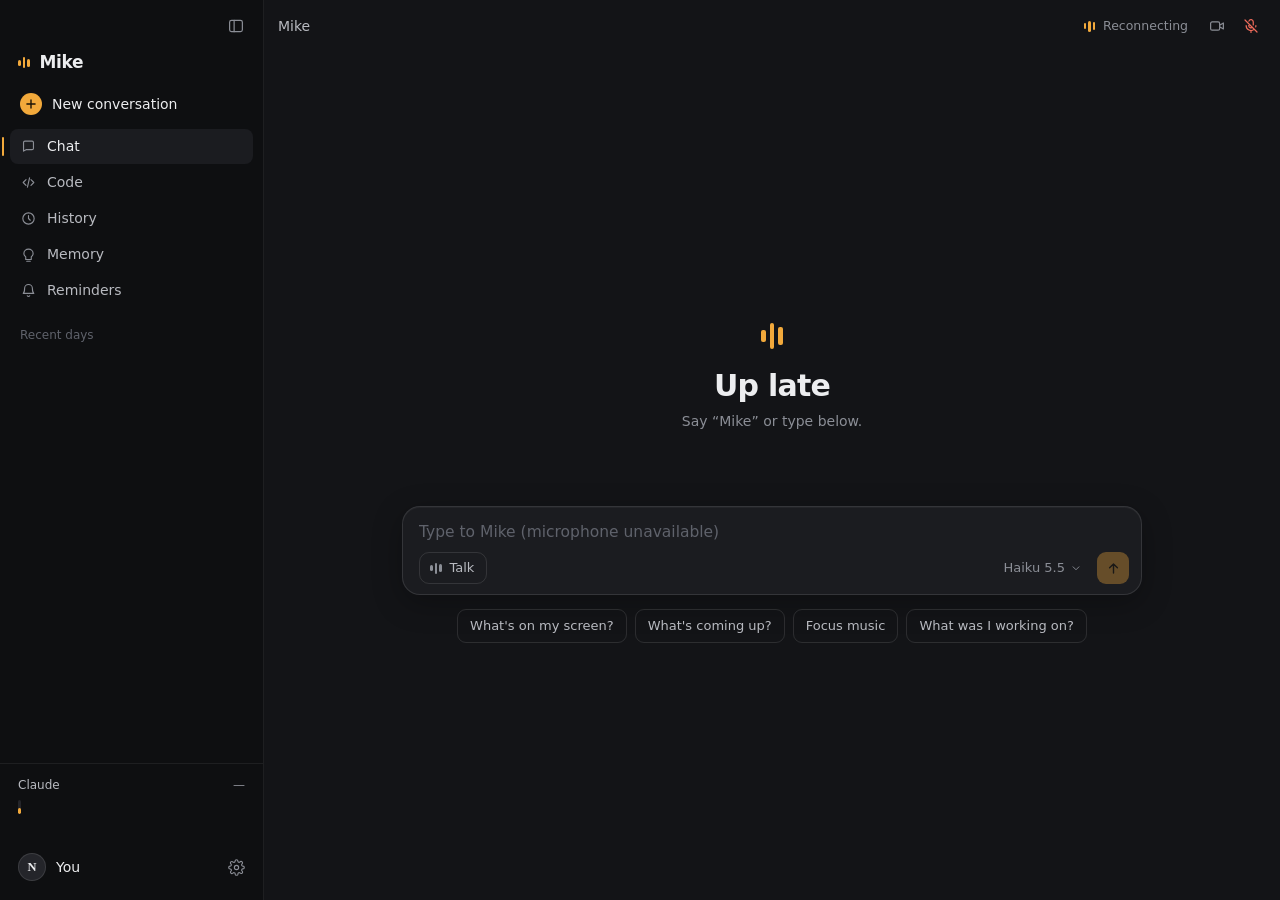
<file: static/index.html>
<!doctype html>
<html lang="en" data-theme="dark">
<head>
  <meta charset="utf-8">
  <meta name="viewport" content="width=device-width, initial-scale=1">
  <title>Mike</title>
  <link rel="stylesheet" href="/static/style.css">
</head>
<body data-state="offline">
  <div class="app" id="app">
    <!-- ===================================================== sidebar -->
    <aside class="side" id="side">
      <div class="side-top drag">
        <button class="icon-btn nodrag" id="sideToggle" title="Hide sidebar (⌘\)">
          <svg viewBox="0 0 24 24"><rect x="3.5" y="4.5" width="17" height="15" rx="2.5"/><path d="M9.5 4.5v15"/></svg>
        </button>
      </div>
      <div class="brand">
        <span class="mark" aria-hidden="true"><i></i><i></i><i></i></span>
        <span class="brand-name">Mike</span>
      </div>
      <button class="new-btn" id="newBtn" title="New conversation (⌘N)">
        <svg viewBox="0 0 24 24"><path d="M12 5v14M5 12h14"/></svg><span>New conversation</span>
      </button>
      <nav class="nav" id="nav">
        <button data-view="chat" class="on"><svg viewBox="0 0 24 24"><path d="M5 18.5V6.5a2 2 0 0 1 2-2h10a2 2 0 0 1 2 2v8a2 2 0 0 1-2 2H8.5z"/></svg><span>Chat</span></button>
        <button data-view="code"><svg viewBox="0 0 24 24"><path d="M8.5 8l-4 4 4 4M15.5 8l4 4-4 4M13.5 5.5l-3 13"/></svg><span>Code</span></button>
        <button data-view="history"><svg viewBox="0 0 24 24"><circle cx="12" cy="12" r="8"/><path d="M12 8v4l2.5 2.5"/></svg><span>History</span></button>
        <button data-view="memory"><svg viewBox="0 0 24 24"><path d="M12 4.5c-3.6 0-6.5 2.6-6.5 6 0 2.1 1.1 3.7 2.6 4.8V19h7.8v-3.7c1.5-1.1 2.6-2.7 2.6-4.8 0-3.4-2.9-6-6.5-6zM9.5 21.5h5"/></svg><span>Memory</span></button>
        <button data-view="reminders"><svg viewBox="0 0 24 24"><path d="M6.5 9a5.5 5.5 0 0 1 11 0c0 5.5 2 7 2 7h-15s2-1.5 2-7M10.3 19.5a2 2 0 0 0 3.4 0"/></svg><span>Reminders</span><em class="count" id="remCount"></em></button>
      </nav>
      <div class="recents">
        <div class="side-label">Recent days</div>
        <div class="recent-list" id="recentList"></div>
      </div>
      <div class="side-foot">
        <div class="usage" id="usage" title="Claude usage in the current 5-hour window">
          <div class="usage-row"><span>Claude</span><span id="usageText">—</span></div>
          <div class="meter"><i id="usageBar"></i></div>
          <div class="usage-sub" id="resetText"></div>
        </div>
        <button class="me" id="meBtn" title="Settings (⌘,)">
          <span class="avatar" id="avatar">N</span>
          <span class="me-name" id="meName">You</span>
          <svg viewBox="0 0 24 24" class="gear"><circle cx="12" cy="12" r="3"/><path d="M19.4 15a1.7 1.7 0 0 0 .3 1.8l.1.1a2 2 0 1 1-2.8 2.8l-.1-.1a1.7 1.7 0 0 0-1.8-.3 1.7 1.7 0 0 0-1 1.5V21a2 2 0 0 1-4 0v-.1a1.7 1.7 0 0 0-1.1-1.5 1.7 1.7 0 0 0-1.8.3l-.1.1a2 2 0 1 1-2.8-2.8l.1-.1a1.7 1.7 0 0 0 .3-1.8 1.7 1.7 0 0 0-1.5-1H3a2 2 0 0 1 0-4h.1a1.7 1.7 0 0 0 1.5-1.1 1.7 1.7 0 0 0-.3-1.8l-.1-.1a2 2 0 1 1 2.8-2.8l.1.1a1.7 1.7 0 0 0 1.8.3H9a1.7 1.7 0 0 0 1-1.5V3a2 2 0 0 1 4 0v.1a1.7 1.7 0 0 0 1 1.5 1.7 1.7 0 0 0 1.8-.3l.1-.1a2 2 0 1 1 2.8 2.8l-.1.1a1.7 1.7 0 0 0-.3 1.8V9a1.7 1.7 0 0 0 1.5 1H21a2 2 0 0 1 0 4h-.1a1.7 1.7 0 0 0-1.5 1z"/></svg>
        </button>
      </div>
    </aside>

    <!-- ===================================================== main -->
    <main class="pane">
      <header class="top drag">
        <button class="icon-btn nodrag side-open" id="sideOpen" title="Show sidebar (⌘\)">
          <svg viewBox="0 0 24 24"><rect x="3.5" y="4.5" width="17" height="15" rx="2.5"/><path d="M9.5 4.5v15"/></svg>
        </button>
        <div class="top-title" id="topTitle">Mike</div>
        <div class="top-right">
          <div class="status nodrag" id="status" title="What Mike is doing">
            <span class="mark live" aria-hidden="true"><i></i><i></i><i></i></span>
            <span id="statusText">Starting</span>
          </div>
          <button class="icon-btn nodrag" id="camBtn" title="Camera">
            <svg viewBox="0 0 24 24"><path d="M3.5 8.5a2 2 0 0 1 2-2h8a2 2 0 0 1 2 2v7a2 2 0 0 1-2 2h-8a2 2 0 0 1-2-2zM15.5 11l5-3v8l-5-3"/></svg>
          </button>
          <button class="icon-btn nodrag" id="micBtn" title="Microphone">
            <svg class="ico-on" viewBox="0 0 24 24"><rect x="9" y="3.5" width="6" height="11" rx="3"/><path d="M5.5 11.5a6.5 6.5 0 0 0 13 0M12 18v2.5"/></svg>
            <svg class="ico-off" viewBox="0 0 24 24"><path d="M4 4l16 16M9 9v2.5a3 3 0 0 0 5 2.2M15 10.5V6.5a3 3 0 0 0-5.8-1M5.5 11.5a6.5 6.5 0 0 0 10.6 5M18.3 13.3a6.5 6.5 0 0 0 .2-1.8M12 18v2.5"/></svg>
          </button>
        </div>
      </header>

      <!-- camera preview -->
      <div class="pip hidden" id="pip">
        <video id="cam" autoplay playsinline muted></video>
        <div class="pip-flash" id="camFlash"></div>
        <div class="pip-foot"><span id="presence">Camera off</span><button class="link" id="pipClose">Turn off</button></div>
      </div>

      <!-- ------------------------------------------- chat -->
      <section class="view chat" id="view-chat" data-view="chat">
        <div class="thread" id="thread" aria-live="polite">
          <div class="hero" id="empty">
            <span class="mark big" aria-hidden="true"><i></i><i></i><i></i></span>
            <h1 id="greeting">Good evening</h1>
            <p class="hero-sub">Say “Mike”<span class="mac-only">, press <kbd>⌥</kbd><kbd>Space</kbd>,</span> or type below.</p>
          </div>
        </div>

        <div class="dock">
          <div class="caption" id="caption" aria-live="polite"></div>

          <div class="confirm hidden" id="confirm" role="dialog" aria-labelledby="confirmTitle">
            <div class="confirm-body">
              <div class="confirm-title" id="confirmTitle"></div>
              <div class="confirm-sub">Say “yes” or “no”, or choose below.</div>
              <details><summary>Details</summary><pre id="confirmDetail"></pre></details>
            </div>
            <div class="confirm-actions">
              <button class="btn" id="denyBtn">Don't allow</button>
              <button class="btn primary" id="allowBtn">Allow</button>
            </div>
          </div>

          <form class="composer" id="form">
            <textarea id="input" rows="1" autocomplete="off" spellcheck="false" placeholder="Talk or type to Mike"></textarea>
            <div class="composer-row">
              <div class="composer-left">
                <button type="button" class="chip-btn" id="talkBtn" title="Talk">
                  <span class="mark" aria-hidden="true"><i></i><i></i><i></i></span><span id="talkText">Talk</span>
                </button>
              </div>
              <div class="composer-right">
                <div class="model-pick">
                  <button type="button" class="model-btn" id="modelBtn"><span id="modelName">Haiku 5.5</span><svg viewBox="0 0 24 24"><path d="M7 10l5 5 5-5"/></svg></button>
                  <div class="menu hidden" id="modelMenu" role="menu"></div>
                </div>
                <button type="button" class="send stop hidden" id="stopBtn" title="Stop (Esc)"><svg viewBox="0 0 24 24"><rect x="7.5" y="7.5" width="9" height="9" rx="1.5"/></svg></button>
                <button type="submit" class="send" id="sendBtn" title="Send (Return)"><svg viewBox="0 0 24 24"><path d="M12 18.5v-13M6.5 11L12 5.5l5.5 5.5"/></svg></button>
              </div>
            </div>
          </form>
          <div class="suggest" id="suggestions">
            <button data-say="What's on my screen right now?">What's on my screen?</button>
            <button data-say="What have I got coming up?">What's coming up?</button>
            <button data-say="Put on something to focus to on Spotify.">Focus music</button>
            <button data-say="What was I working on lately?">What was I working on?</button>
          </div>
        </div>
      </section>

      <!-- ------------------------------------------- code -->
      <section class="view code hidden" id="view-code" data-view="code">
        <div class="cx-bar">
          <button class="cx-proj" id="cxProj" type="button" aria-haspopup="true">
            <svg viewBox="0 0 24 24"><path d="M4.5 7.5a2 2 0 0 1 2-2h3.3l2 2.2h5.7a2 2 0 0 1 2 2v7.3a2 2 0 0 1-2 2h-11a2 2 0 0 1-2-2z"/></svg>
            <b id="cxProjName">No project</b>
            <svg class="chev" viewBox="0 0 24 24"><path d="M7 10l5 5 5-5"/></svg>
          </button>
          <span class="cx-branch hidden" id="cxBranch"><svg viewBox="0 0 24 24"><circle cx="7" cy="6" r="2"/><circle cx="7" cy="18" r="2"/><circle cx="17" cy="9" r="2"/><path d="M7 8v8M17 11c0 3-4 3-10 5"/></svg><span id="cxBranchName"></span></span>
          <span class="cx-hint" id="cxHint"></span>
          <div class="cx-grow"></div>
          <div class="cx-cmds" id="cxCmds"></div>
          <button class="cx-tool" id="cxHistBtn" type="button" title="Past sessions"><svg viewBox="0 0 24 24"><path d="M4.5 12a7.5 7.5 0 1 0 2.2-5.3M4.5 4.5v3.8h3.8"/><path d="M12 8.5V12l2.5 1.8"/></svg></button>
          <button class="cx-tool" id="cxTermBtn" type="button" title="Terminal (⌃`)"><svg viewBox="0 0 24 24"><rect x="3.5" y="5" width="17" height="14" rx="2.5"/><path d="M7.5 10l3 2.5-3 2.5M13 15h4"/></svg><i class="badge hidden" id="cxTermBadge"></i></button>
          <button class="cx-tool" id="cxPanelBtn" type="button" title="Changes and files"><svg viewBox="0 0 24 24"><rect x="3.5" y="4.5" width="17" height="15" rx="2.5"/><path d="M14.5 4.5v15"/></svg><i class="badge hidden" id="cxPanelBadge"></i></button>
        </div>

        <div class="cx-main">
          <div class="cx-center">
            <div class="cx-past hidden" id="cxPast" role="status">
              <svg viewBox="0 0 24 24"><path d="M4.5 12a7.5 7.5 0 1 0 2.2-5.3M4.5 4.5v3.8h3.8"/><path d="M12 8.5V12l2.5 1.8"/></svg>
              <span id="cxPastText">Viewing a past session</span>
              <button type="button" class="cx-chip" id="cxPastBack">Back to current session</button>
            </div>
            <div class="cx-feed" id="cxFeed">
              <div class="cx-empty" id="cxEmpty">
                <span class="mark big" aria-hidden="true"><i></i><i></i><i></i></span>
                <h2 id="cxEmptyTitle">What should we build?</h2>
                <p id="cxEmptySub">Pick a project, then say or type what to build or fix.</p>
                <div class="cx-sugg" id="cxSugg"></div>
              </div>
            </div>

            <div class="cx-dock">
              <form class="cx-composer" id="cxForm">
                <div class="cx-pop hidden" id="cxPop" role="listbox"></div>
                <div class="cx-atts hidden" id="cxAtts" aria-label="Attached images"></div>
                <textarea id="cxInput" rows="1" autocomplete="off" spellcheck="false" placeholder="Ask Mike to build, fix or explain…  /  for commands,  @  for files"></textarea>
                <div class="cx-row">
                  <div class="cx-row-l">
                    <button type="button" class="cx-mini cx-attach" id="cxAttach" title="Attach an image (or paste one)"><svg viewBox="0 0 24 24"><path d="M15.5 7.5l-6.8 6.8a1.8 1.8 0 0 0 2.5 2.5l7.2-7.2a3.5 3.5 0 0 0-5-5L6.2 11.8a5 5 0 0 0 7.1 7.1l6.2-6.2"/></svg></button>
                    <input type="file" id="cxFile" accept="image/*" multiple hidden>
                    <button type="button" class="cx-chip" id="cxPlan" title="Plan first: Mike outlines the change and waits for your OK">Plan</button>
                    <button type="button" class="cx-chip" id="cxAsk" title="Ask before each edit and command">Ask first</button>
                  </div>
                  <div class="cx-row-r">
                    <span class="cx-brain" id="cxBrain"></span>
                    <button type="button" class="send stop hidden" id="cxStop" title="Stop (Esc)"><svg viewBox="0 0 24 24"><rect x="7.5" y="7.5" width="9" height="9" rx="1.5"/></svg></button>
                    <button type="submit" class="send" id="cxSend" title="Send (Return)"><svg viewBox="0 0 24 24"><path d="M12 18.5v-13M6.5 11L12 5.5l5.5 5.5"/></svg></button>
                  </div>
                </div>
              </form>
            </div>

            <div class="cx-term" id="cxTerm">
              <div class="cx-term-grip" id="cxGrip" title="Drag to resize"></div>
              <div class="cx-term-head">
                <div class="cx-tabs" id="cxTabs"></div>
                <div class="cx-term-actions">
                  <button type="button" class="cx-mini" id="cxTShow" title="Open in a Terminal window"><svg viewBox="0 0 24 24"><path d="M14 5h5v5M19 5l-8 8M18 14v4a1 1 0 0 1-1 1H6a1 1 0 0 1-1-1V7a1 1 0 0 1 1-1h4"/></svg></button>
                  <button type="button" class="cx-mini" id="cxTStop" title="End this terminal"><svg viewBox="0 0 24 24"><path d="M6.5 6.5l11 11M17.5 6.5l-11 11"/></svg></button>
                  <button type="button" class="cx-mini" id="cxTClose" title="Collapse"><svg viewBox="0 0 24 24"><path d="M7 10l5 5 5-5"/></svg></button>
                </div>
              </div>
              <div class="cx-term-body">
                <pre class="cx-out" id="cxOut"></pre>
                <div class="cx-term-empty" id="cxTEmpty">No terminals yet. Use Run above, <b>+</b> for a shell, or ask Mike to start one.</div>
              </div>
              <form class="cx-term-in hidden" id="cxTForm"><span>›</span>
                <input id="cxTInput" autocomplete="off" spellcheck="false" placeholder="Type into this terminal">
                <button type="button" class="cx-chip" id="cxTCtrlC">Ctrl-C</button>
              </form>
            </div>
          </div>

          <aside class="cx-panel hidden" id="cxPanel">
            <div class="cx-panel-tabs">
              <button type="button" data-tab="changes" class="on">Changes <em id="cxChgCount"></em></button>
              <button type="button" data-tab="files">Files</button>
              <button type="button" data-tab="history">History</button>
            </div>
            <div class="cx-panel-body" id="cxPanelBody"></div>
            <form class="cx-commit hidden" id="cxCommit">
              <input id="cxCommitMsg" autocomplete="off" spellcheck="false" placeholder="Commit message">
              <button class="btn primary" type="submit">Commit</button>
            </form>
          </aside>
        </div>

        <div class="cx-toast hidden" id="cxToast"></div>
      </section>

      <!-- ------------------------------------------- history -->
      <section class="view page hidden" id="view-history" data-view="history">
        <div class="page-inner">
          <div class="page-head">
            <h2>History</h2>
            <p>Every conversation with Mike, by day. Mike can search this too, just ask.</p>
          </div>
          <div class="search"><svg viewBox="0 0 24 24"><circle cx="11" cy="11" r="6.5"/><path d="M20 20l-4.2-4.2"/></svg><input id="historySearch" placeholder="Search conversations"></div>
          <div class="day-tabs" id="dayTabs"></div>
          <div class="history" id="historyList"></div>
        </div>
      </section>

      <!-- ------------------------------------------- memory -->
      <section class="view page hidden" id="view-memory" data-view="memory">
        <div class="page-inner">
          <div class="page-head">
            <h2>Memory</h2>
            <p>What Mike knows about you. He adds to it as you talk; you can edit it any time.</p>
          </div>
          <form class="add-row" id="memoryForm">
            <input id="memoryInput" placeholder="Add something Mike should remember…" autocomplete="off">
            <button class="btn" type="submit">Add</button>
          </form>
          <ul class="list" id="memoryList"></ul>
          <div class="page-foot" id="memoryFoot"></div>
        </div>
      </section>

      <!-- ------------------------------------------- reminders -->
      <section class="view page hidden" id="view-reminders" data-view="reminders">
        <div class="page-inner">
          <div class="page-head">
            <h2>Reminders</h2>
            <p>Reminders, timers and alarms Mike will say out loud. Try “Mike, remind me at 6 to call home”.</p>
          </div>
          <ul class="list" id="reminderList"></ul>
        </div>
      </section>
    </main>
  </div>

  <!-- ===================================================== new project -->
  <div class="overlay hidden" id="cxNew" role="dialog" aria-label="New project">
    <form class="cx-modal" id="cxNewForm">
      <h3>New project</h3>
      <label>Name<input class="field" id="cxNewName" autocomplete="off" spellcheck="false" placeholder="my-app"></label>
      <div class="cx-lab">Starter</div>
      <div class="seg" id="cxNewTpl"><button type="button" data-v="empty" class="on">Empty</button><button type="button" data-v="python">Python</button><button type="button" data-v="node">Node</button><button type="button" data-v="website">Website</button></div>
      <label>Location<input class="field" id="cxNewParent" autocomplete="off" spellcheck="false" value="~/Documents/Projects"></label>
      <p class="cx-note" id="cxNewNote">A folder with a few starter files and git. Mike opens it right away.</p>
      <div class="cx-modal-actions"><button type="button" class="btn" id="cxNewCancel">Cancel</button><button type="submit" class="btn primary">Create</button></div>
    </form>
  </div>

  <!-- ===================================================== settings -->
  <div class="overlay hidden" id="settings" role="dialog" aria-label="Settings">
    <div class="modal">
      <aside class="modal-nav" id="setNav">
        <div class="modal-title">Settings</div>
        <button data-sec="general" class="on">General</button>
        <button data-sec="model">Model</button>
        <button data-sec="voice">Voice &amp; hearing</button>
        <button data-sec="memory">Memory</button>
        <button data-sec="proactive">Proactive</button>
        <button data-sec="pet">Desktop pet</button>
        <button data-sec="privacy">Privacy &amp; permissions</button>
        <button data-sec="about">About</button>
      </aside>
      <div class="modal-body">
        <button class="icon-btn modal-close" id="setClose" title="Close (Esc)"><svg viewBox="0 0 24 24"><path d="M6.5 6.5l11 11M17.5 6.5l-11 11"/></svg></button>

        <section class="sec" data-sec="general">
          <h3>General</h3>
          <div class="row"><div class="row-text"><b>What should Mike call you?</b><span>Used in greetings.</span></div>
            <input class="field" id="setName" placeholder="Your name"></div>
          <div class="row"><div class="row-text"><b>Appearance</b></div>
            <div class="seg" id="setTheme"><button data-v="dark">Dark</button><button data-v="light">Light</button><button data-v="system">System</button></div></div>
          <div class="row"><div class="row-text"><b>Open at login</b><span>Start Mike when you log in to your <span class="os-name">Mac</span>.</span></div>
            <button class="switch" id="setLogin" role="switch"><i></i></button></div>
          <div class="row"><div class="row-text"><b>Show this window at launch</b><span>Otherwise Mike starts quietly as the desktop pet.</span></div>
            <button class="switch" id="setShowLaunch" role="switch"><i></i></button></div>
          <div class="row"><div class="row-text"><b>Sounds</b><span>A soft chime when Mike starts and stops listening.</span></div>
            <button class="switch" id="setChime" role="switch"><i></i></button></div>
          <div class="row col"><div class="row-text"><b>Keyboard shortcuts</b></div>
            <div class="keys">
              <div class="mac-only"><span>Talk to Mike, from any app</span><span><kbd>⌥</kbd><kbd>Space</kbd></span></div>
              <div class="mac-only"><span>Quit Mike, from any app</span><span><kbd>⌥</kbd><kbd>⇧</kbd><kbd>Q</kbd></span></div>
              <div><span>Stop Mike</span><span><kbd>Esc</kbd></span></div>
              <div><span>New conversation</span><span><kbd>⌘</kbd><kbd>N</kbd></span></div>
              <div><span>Settings</span><span><kbd>⌘</kbd><kbd>,</kbd></span></div>
            </div></div>
        </section>

        <section class="sec hidden" data-sec="model">
          <h3>Model</h3>
          <div class="choices" id="setModels"></div>
          <div class="row"><div class="row-text"><b>Thinking effort</b><span>More effort is smarter but slower to answer.</span></div>
            <div class="seg" id="setEffort"><button data-v="low">Low</button><button data-v="medium">Medium</button><button data-v="high">High</button></div></div>
          <div class="row"><div class="row-text"><b>Start fresh after a break</b><span>Keeps replies fast. Memory carries over.</span></div>
            <select class="field select" id="setFresh"><option value="15">15 minutes</option><option value="30">30 minutes</option><option value="60">1 hour</option><option value="180">3 hours</option><option value="0">Never</option></select></div>
          <div class="row"><div class="row-text"><b>Claude usage</b><span id="setUsage">Shown after your first request</span></div>
            <button class="btn" id="setReset">New conversation</button></div>
          <h4 class="sub">Backup brain</h4>
          <p class="sec-note">When your Claude limit runs out or Claude can't be reached, Mike keeps going on free models: cloud first, then a model on your Mac if you're offline. He switches back to Claude by himself.</p>
          <div class="row"><div class="row-text"><b>Use the backup</b><span id="backupState">Add a free key below to turn it on.</span></div>
            <div class="seg" id="setBrainMode"><button data-v="auto">Automatically</button><button data-v="claude">Never</button><button data-v="free">Always</button></div></div>
          <div class="row"><div class="row-text"><b>Preferred model</b><span>Answers first. The others take over when it's busy or out of free use.</span></div>
            <select class="field select" id="setProvider"></select></div>
          <div class="perms" id="providers"></div>
        </section>

        <section class="sec hidden" data-sec="voice">
          <h3>Voice &amp; hearing</h3>
          <div class="row"><div class="row-text"><b>Voice</b></div>
            <div class="inline"><select class="field select" id="setVoice"></select><button class="btn" id="setVoicePreview">Preview</button></div></div>
          <div class="row"><div class="row-text"><b>Speaking speed</b><span id="setSpeedText">1.05×</span></div>
            <input type="range" class="range" id="setSpeed" min="0.8" max="1.4" step="0.05"></div>
          <div class="row"><div class="row-text"><b>Listen for “Mike”</b><span>Off: start Mike with the Talk button<span class="mac-only">, ⌥Space, the pet,</span> or by typing.</span></div>
            <button class="switch" id="setWake" role="switch"><i></i></button></div>
          <div class="row"><div class="row-text"><b>Talk over Mike</b><span>Start speaking while he talks and he stops to listen.</span></div>
            <button class="switch" id="setBarge" role="switch"><i></i></button></div>
          <div class="row"><div class="row-text"><b>Only answer my voice</b><span>Without his name, Mike only responds to your voice, so TV and videos can't talk to him. He learns your voice each time you say “Mike”.</span></div>
            <div class="inline"><button class="btn" id="voiceReset">Relearn</button><button class="switch" id="setVoiceMatch" role="switch"><i></i></button></div></div>
          <div class="row"><div class="row-text"><b>Keep listening after a reply</b><span>Answer back without saying his name again.</span></div>
            <select class="field select" id="setFollow"><option value="0">Off</option><option value="6">6 seconds</option><option value="10">10 seconds</option><option value="15">15 seconds</option><option value="25">25 seconds</option></select></div>
          <div class="row"><div class="row-text"><b>Microphone</b><span id="micHint">Mike listens on this device.</span></div>
            <div class="inline"><select class="field select" id="setMicDevice"></select><button class="switch" id="setMic" role="switch"><i></i></button></div></div>
        </section>

        <section class="sec hidden" data-sec="memory">
          <h3>Memory</h3>
          <div class="row"><div class="row-text"><b>Remember automatically</b><span>After each conversation, Mike saves what's worth keeping.</span></div>
            <button class="switch" id="setMemAuto" role="switch"><i></i></button></div>
          <div class="row"><div class="row-text"><b>Use Claude's memory</b><span id="setClaudeMemText">Mike reads the notes from your Claude Code sessions.</span></div>
            <button class="switch" id="setClaudeMem" role="switch"><i></i></button></div>
          <div class="row"><div class="row-text"><b>What Mike knows</b><span id="setMemCount">—</span></div>
            <div class="inline"><button class="btn" id="setMemOpen">View memory</button><button class="btn" id="setMemFile">Open file</button></div></div>
        </section>

        <section class="sec hidden" data-sec="proactive">
          <h3>Proactive</h3>
          <div class="row"><div class="row-text"><b>Welcome back</b><span>A short hello when you return after a while.</span></div>
            <button class="switch" id="setWelcome" role="switch"><i></i></button></div>
          <div class="row"><div class="row-text"><b>Morning briefing</b><span>Weather and what's on today, the first time you sit down.</span></div>
            <button class="switch" id="setMorning" role="switch"><i></i></button></div>
          <div class="row"><div class="row-text"><b>Break reminders</b><span>A nudge to stretch after working nonstop.</span></div>
            <select class="field select" id="setBreak"><option value="0">Off</option><option value="60">Every hour</option><option value="90">Every 90 minutes</option><option value="120">Every 2 hours</option><option value="180">Every 3 hours</option></select></div>
        </section>

        <section class="sec hidden" data-sec="pet">
          <h3>Desktop pet</h3>
          <div class="row"><div class="row-text"><b>Show the pet</b><span>The pet is how Mike appears when you call him.</span></div>
            <div class="seg" id="setPetMode"><button data-v="active">When active</button><button data-v="always">Always</button><button data-v="off">Never</button></div></div>
          <div class="pet-grid" id="petGrid"></div>
        </section>

        <section class="sec hidden" data-sec="privacy">
          <h3>Privacy &amp; permissions</h3>
          <p class="sec-note">Hearing and speaking happen on this <span class="os-name">Mac</span>; audio never leaves it. Only your requests go to the model you chose.</p>
          <div class="perms" id="perms"></div>
          <div class="row"><div class="row-text"><b>Use the camera to notice you</b><span>Off: Mike notices you from keyboard and mouse activity and only turns the camera on when you ask him to look.</span></div>
            <button class="switch" id="setCamPresence" role="switch"><i></i></button></div>
          <div class="row"><div class="row-text"><b>Camera</b></div><select class="field select" id="setCamDevice"></select></div>
        </section>

        <section class="sec hidden" data-sec="about">
          <h3>About</h3>
          <div class="about">
            <span class="mark big" aria-hidden="true"><i></i><i></i><i></i></span>
            <div><b>Mike</b><span id="aboutVersion">Version 1.0</span></div>
          </div>
          <div class="row"><div class="row-text"><b>Brain</b><span id="aboutBrain">Claude Code on your Claude plan</span></div></div>
          <div class="row"><div class="row-text"><b>Data folder</b><span id="aboutData">~/mike/data</span></div>
            <button class="btn" id="aboutOpenData">Show folder</button></div>
          <div class="row"><div class="row-text"><b>Quit Mike</b><span>Also stops listening.<span class="mac-only"> Shortcut: ⌥⇧Q.</span></span></div>
            <button class="btn danger" id="aboutQuit">Quit</button></div>
        </section>
      </div>
    </div>
  </div>

  <div class="overlay hidden" id="setup" role="dialog" aria-modal="true" aria-labelledby="setupTitle">
    <div class="setup">
      <div class="setup-head">
        <span class="mark big" aria-hidden="true"><i></i><i></i><i></i></span>
        <h2 id="setupTitle">Meet Mike</h2>
        <p>Your voice assistant. Two quick steps and he's ready.</p>
      </div>
      <ol class="steps">
        <li class="step" id="stepMic">
          <span class="step-num" aria-hidden="true">1</span>
          <div class="step-body"><b>Let Mike hear you</b>
            <span id="setupMicText">He listens for his name. Speech becomes text on this computer; audio never leaves it.</span></div>
          <button class="btn primary" id="setupMicBtn">Allow microphone</button>
        </li>
        <li class="step" id="stepBrain">
          <span class="step-num" aria-hidden="true">2</span>
          <div class="step-body"><b>Give him a brain</b>
            <span id="setupBrainText">Easiest: Cloudflare, free. Open it, create a token, paste it below. Other free providers, GPT and Claude API keys (billed to you) work too; with Claude Code installed Mike uses your Claude plan.</span>
            <div class="perms" id="setupProviders"></div></div>
        </li>
      </ol>
      <div class="setup-foot">
        <button class="link-btn" id="setupSkip">Skip for now</button>
        <button class="btn primary" id="setupDone" disabled>Start using Mike</button>
      </div>
    </div>
  </div>

  <div class="overlay hidden" id="gate">
    <div class="gate">
      <p>Mike needs one click to start listening and speaking.</p>
      <button class="btn primary" id="gateBtn">Start Mike</button>
    </div>
  </div>

  <script type="module" src="/static/app.js"></script>
</body>
</html>
</file>
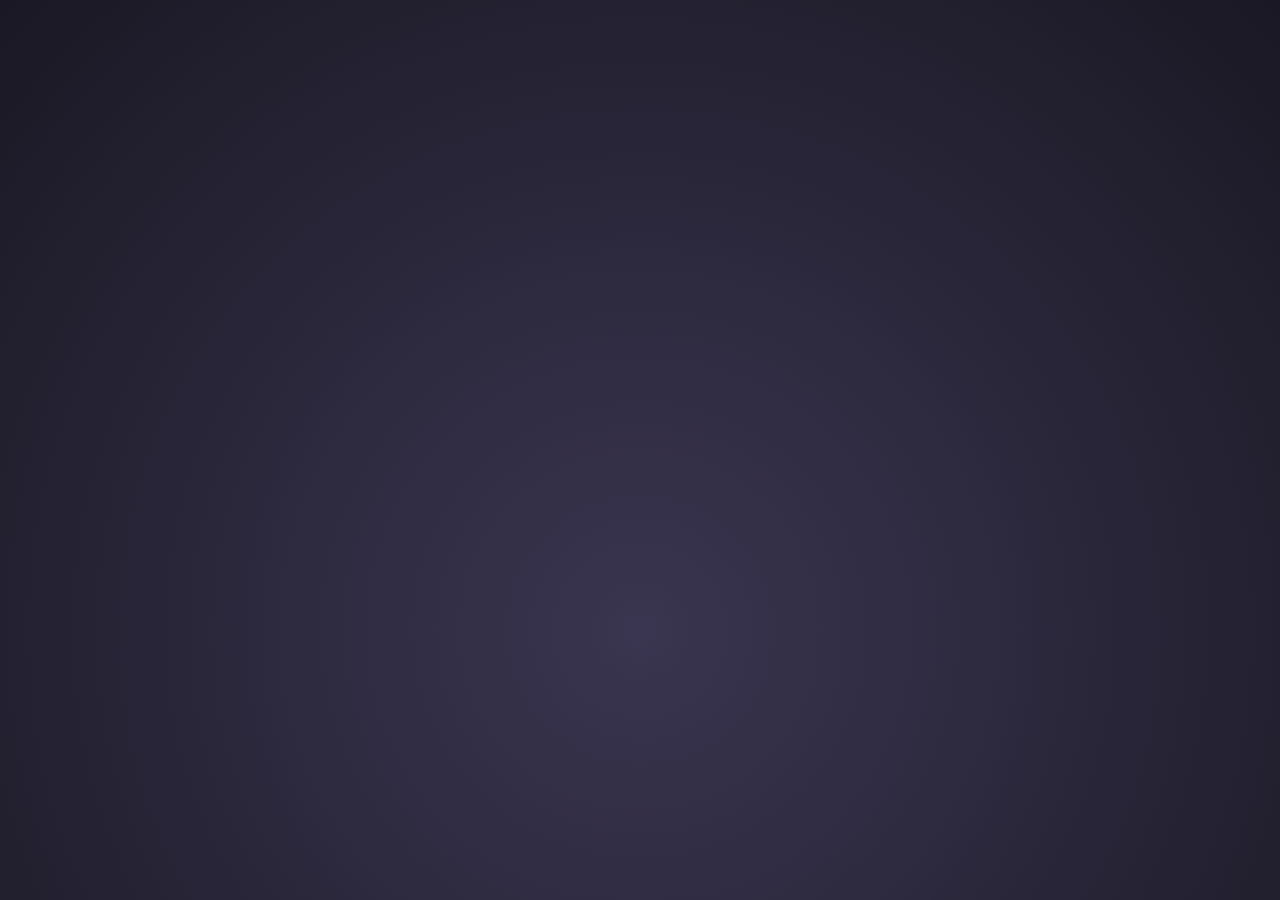
<file: static/pet.html>
<!doctype html>
<html lang="en">
<head>
  <meta charset="utf-8">
  <meta name="viewport" content="width=device-width, initial-scale=1">
  <title>Mike pet</title>
  <link rel="preconnect" href="https://fonts.googleapis.com">
  <link href="https://fonts.googleapis.com/css2?family=Silkscreen&family=Inter:wght@400;500&display=swap" rel="stylesheet">
  <style>
    /* Same pixel palette as Mike's main window. */
    :root { color-scheme: dark; --u: 3px; --bubble: #1c1e3b; --ink: #eef1fb; --muted: #8d96b5; --pedge: #565c8a; --drop: rgba(8, 9, 26, 0.55);
            --listen: #4be0a0; --ask: #f5b041; --think: #9a86ff; --accent: #ef6a3a; }
    html, body { margin: 0; height: 100%; background: transparent; overflow: hidden; user-select: none; -webkit-user-select: none; cursor: default; }
    body { font: 13px/1.4 "Inter", -apple-system, system-ui, sans-serif; color: var(--ink); font-variant-ligatures: none; }
    /* In a normal browser tab, give it a backdrop so it's visible. */
    body.browser { background: radial-gradient(circle at 50% 70%, #3a3550, #1a1824); }

    .stage { position: absolute; inset: 0; display: flex; flex-direction: column; align-items: center; justify-content: flex-end; transition: opacity 0.25s ease; }
    .stage.hidden { opacity: 0; }
    .sprite-wrap { position: relative; width: 160px; height: 160px; flex: none; transform-origin: 50% 90%; }
    .sprite-wrap.flip canvas { transform: scaleX(-1); }
    canvas#sprite { width: 160px; height: 160px; image-rendering: pixelated; display: block; }
    .sprite-wrap.pop { animation: pop 0.45s cubic-bezier(.2, 1.6, .4, 1); }
    .sprite-wrap.hop { animation: hop 0.5s ease-out; }
    @keyframes pop { 0% { transform: scale(0.3) translateY(30px); } 100% { transform: none; } }
    @keyframes hop { 0%, 100% { transform: none; } 40% { transform: translateY(-14px) scale(1.04, 0.96); } }

    /* glass caption bubble */
    .bubble {
      position: relative; max-width: 236px; margin-bottom: -10px; padding: 9px 13px; border-radius: 16px;
      background: rgba(38, 38, 36, 0.94); -webkit-backdrop-filter: blur(20px); backdrop-filter: blur(20px);
      border: 0.5px solid rgba(222, 220, 209, 0.18);
      box-shadow: 0 10px 30px rgba(0, 0, 0, 0.35), inset 0 0.5px 0 rgba(255, 255, 255, 0.18);
      font: 13.5px/1.4 -apple-system, "SF Pro Text", system-ui, sans-serif; color: #f5f4ef; letter-spacing: -0.005em;
      opacity: 0; transform: translateY(6px) scale(0.97); transition: opacity 0.22s ease, transform 0.22s cubic-bezier(.2, .9, .3, 1.2);
      overflow-wrap: anywhere; z-index: 2;
    }
    .bubble.show { opacity: 1; transform: none; }
    .bubble .kicker { display: flex; align-items: center; gap: 6px; font-size: 11px; font-weight: 600; color: #9b998f; margin-bottom: 1px; }
    .bubble .kicker:empty, .bubble .hint:empty, .bubble .text:empty { display: none; }
    .bubble.ask { border-color: rgba(217, 119, 87, 0.6); } .bubble.ask .kicker { color: #d97757; }
    .bubble.listen .kicker { color: #d97757; }
    .bubble.think .kicker { color: #c3c1b8; }
    .bubble .text { display: -webkit-box; -webkit-line-clamp: 5; -webkit-box-orient: vertical; overflow: hidden; }
    .bubble .hint { display: block; color: #9b998f; font-size: 11.5px; margin-top: 3px; }
  </style>
</head>
<body>
  <div class="stage hidden" id="stage">
    <div class="bubble" id="bubble"><span class="kicker" id="kicker"></span><span class="text" id="text"></span><span class="hint" id="hint"></span></div>
    <div class="sprite-wrap" id="wrap"><canvas id="sprite" width="160" height="160"></canvas></div>
  </div>
  <script type="module" src="/static/pet.js"></script>
</body>
</html>
</file>
<file: static/style.css>
/* Mike — calm, professional dark interface (light theme included). */
:root, [data-theme="dark"] {
  color-scheme: dark;
  /* Mike's own look: carbon and an on-air amber, from audio gear (his mark is a VU meter), not Claude's clay. */
  --bg: #131417;          /* main surface */
  --side: #0e0f11;        /* sidebar */
  --raise: #1b1c20;       /* composer, cards */
  --raise-2: #24252a;     /* hover, user bubbles */
  --sunk: #0c0d0f;        /* code, output */
  --line: rgba(255, 255, 255, 0.065);
  --line-2: rgba(255, 255, 255, 0.11);
  --text: #ecedef;
  --text-2: #b8bac0;
  --muted: #8b8e96;
  --faint: #5f626b;
  --accent: #f2a93b;      /* on-air amber */
  --accent-2: #e0952a;
  --accent-ink: #1a1306;
  --accent-soft: rgba(242, 169, 59, 0.12);
  --ok: #7ccb8b;
  --danger: #ef6b5b;
  --hi: inset 0 1px 0 rgba(255, 255, 255, 0.04);
  --shadow: 0 18px 50px rgba(0, 0, 0, 0.55), 0 2px 8px rgba(0, 0, 0, 0.3), 0 0 0 1px rgba(255, 255, 255, 0.06);
  --sans: -apple-system, BlinkMacSystemFont, "SF Pro Text", "Segoe UI Variable Text", "Segoe UI", system-ui, sans-serif;
  --display: -apple-system, BlinkMacSystemFont, "SF Pro Display", "Segoe UI Variable Display", "Segoe UI", system-ui, sans-serif;
  --mono: ui-monospace, "SF Mono", "Cascadia Code", Menlo, Consolas, monospace;
}
[data-theme="light"] {
  color-scheme: light; --hi: inset 0 1px 0 rgba(255, 255, 255, 0.8);
  --bg: #f6f6f4; --side: #eeeeeb; --raise: #ffffff; --raise-2: #ececea; --sunk: #f1f1ef;
  --line: rgba(20, 21, 24, 0.09); --line-2: rgba(20, 21, 24, 0.15);
  --text: #16171a; --text-2: #3a3c42; --muted: #6c6f77; --faint: #9a9da5;
  --accent: #b86e0a; --accent-2: #9c5c06; --accent-ink: #ffffff; --accent-soft: rgba(184, 110, 10, 0.10);
  --ok: #2f8a43; --danger: #c0473a;
  --shadow: 0 10px 40px rgba(20, 21, 24, 0.12), 0 0 0 1px rgba(20, 21, 24, 0.08);
}

* { box-sizing: border-box; }
html, body { margin: 0; height: 100%; }
body {
  background: var(--bg); color: var(--text);
  font: 14px/1.5 var(--sans);
  -webkit-font-smoothing: antialiased; overflow: hidden;
  -webkit-user-select: none; user-select: none;
}
input, textarea, select, button { font: inherit; color: inherit; }
button { cursor: default; background: none; border: 0; padding: 0; }
svg { width: 18px; height: 18px; fill: none; stroke: currentColor; stroke-width: 1.6; stroke-linecap: round; stroke-linejoin: round; flex: none; }
.hidden { display: none !important; }
kbd {
  display: inline-block; min-width: 20px; padding: 1px 5px; margin: 0 1px; border-radius: 5px; text-align: center;
  font: 500 11.5px -apple-system, system-ui; color: var(--text-2); background: var(--raise); border: 1px solid var(--line-2);
}
::selection { background: var(--accent-soft); }
.reply, .you, .list li span, pre { -webkit-user-select: text; user-select: text; }

/* ---------------------------------------------------------------- Mike mark (status glyph) */
.mark { display: inline-flex; align-items: center; gap: 2px; height: 14px; }
.mark i { width: 2.5px; height: 6px; border-radius: 2px; background: currentColor; }
.mark i:nth-child(2) { height: 11px; } .mark i:nth-child(3) { height: 8px; }
.mark.big { height: 30px; gap: 4px; color: var(--accent); }
.mark.big i { width: 4.5px; height: 12px; } .mark.big i:nth-child(2) { height: 26px; } .mark.big i:nth-child(3) { height: 18px; }
@keyframes bar { 0%, 100% { transform: scaleY(1); } 50% { transform: scaleY(.4); } }
@keyframes breathe { 0%, 100% { opacity: .4; } 50% { opacity: 1; } }
body[data-state="listening"] .mark.live, body[data-state="speaking"] .mark.live,
body[data-state="listening"] #talkBtn .mark, body[data-state="speaking"] #talkBtn .mark { color: var(--accent); }
body[data-state="listening"] .mark.live i, body[data-state="speaking"] .mark.live i,
body[data-state="listening"] #talkBtn .mark i, body[data-state="speaking"] #talkBtn .mark i { animation: bar .9s ease-in-out infinite; }
.mark i:nth-child(2) { animation-delay: .15s !important; } .mark i:nth-child(3) { animation-delay: .3s !important; }
body[data-state="thinking"] .mark.live i { animation: breathe 1.2s ease-in-out infinite; }
body[data-state="confirming"] .mark.live { color: var(--accent); }

/* ---------------------------------------------------------------- layout */
.app { display: flex; height: 100vh; }
.icon-btn {
  width: 30px; height: 30px; display: inline-grid; place-items: center; border-radius: 8px; color: var(--muted);
  transition: background .15s, color .15s;
}
.icon-btn:hover { background: var(--raise-2); color: var(--text); }

/* sidebar */
.side {
  width: 264px; flex: none; display: flex; flex-direction: column; background: var(--side);
  border-right: 1px solid var(--line); transition: margin-left .22s ease; min-height: 0;
}
.app.collapsed .side { margin-left: -265px; }
.side-top { height: 52px; display: flex; align-items: center; justify-content: flex-end; padding: 0 12px 0 84px; flex: none; }
.brand { display: flex; align-items: center; gap: 10px; padding: 2px 18px 14px; color: var(--accent); }
.brand-name { font: 650 17px/1 var(--display); color: var(--text); letter-spacing: -.02em; }
.new-btn {
  margin: 0 10px 6px; display: flex; align-items: center; gap: 10px; padding: 8px 10px; border-radius: 10px;
  color: var(--text); font-weight: 500;
}
.new-btn svg { width: 14px; height: 14px; padding: 4px; box-sizing: content-box; border-radius: 50%; background: var(--accent); color: var(--accent-ink); stroke-width: 2.4; }
.new-btn:hover { background: var(--raise-2); }
.nav { display: flex; flex-direction: column; gap: 1px; padding: 0 10px; }
.nav button, .recent-list button {
  display: flex; align-items: center; gap: 10px; padding: 7px 10px; border-radius: 8px; color: var(--text-2); text-align: left;
}
.nav button:hover, .recent-list button:hover { background: var(--raise-2); color: var(--text); }
.nav button.on { background: var(--raise); color: var(--text); box-shadow: var(--hi), 0 0 0 1px var(--line); }
.nav svg { width: 17px; height: 17px; color: var(--muted); }
.nav .count { margin-left: auto; font: 500 11.5px -apple-system; font-style: normal; color: var(--muted); }
.recents { flex: 1; min-height: 0; display: flex; flex-direction: column; margin-top: 18px; }
.side-label { padding: 0 20px 6px; font-size: 12px; color: var(--faint); font-weight: 500; }
.recent-list { overflow-y: auto; padding: 0 10px 10px; display: flex; flex-direction: column; gap: 1px; }
.recent-list button { flex-direction: column; align-items: flex-start; gap: 0; padding: 6px 10px; }
.recent-list b { font-weight: 500; font-size: 13px; color: var(--text-2); }
.recent-list span { font-size: 12px; color: var(--faint); white-space: nowrap; overflow: hidden; text-overflow: ellipsis; max-width: 100%; }
.side-foot { border-top: 1px solid var(--line); padding: 12px 10px; display: flex; flex-direction: column; gap: 10px; }
.usage { padding: 0 8px; }
.usage-row { display: flex; justify-content: space-between; font-size: 12px; color: var(--muted); }
.usage-row span:first-child { color: var(--text-2); font-weight: 500; }
.meter { height: 4px; border-radius: 3px; background: var(--raise-2); margin: 6px 0 4px; overflow: hidden; }
.meter i { display: block; height: 100%; width: 0; background: var(--text-2); border-radius: 3px; transition: width .5s; }
.meter i.high { background: var(--accent); }
.usage-sub { font-size: 11.5px; color: var(--faint); min-height: 16px; }
.me { display: flex; align-items: center; gap: 10px; padding: 7px 8px; border-radius: 10px; text-align: left; }
.me:hover { background: var(--raise-2); }
.avatar {
  width: 28px; height: 28px; border-radius: 50%; display: grid; place-items: center; flex: none;
  background: var(--raise-2); color: var(--text); font: 600 12.5px -apple-system; border: 1px solid var(--line-2);
}
.me-name { flex: 1; font-weight: 500; white-space: nowrap; overflow: hidden; text-overflow: ellipsis; }
.me .gear { color: var(--muted); width: 17px; height: 17px; }

/* main pane */
.pane { flex: 1; min-width: 0; display: flex; flex-direction: column; position: relative; }
.top { height: 52px; flex: none; display: flex; align-items: center; gap: 10px; padding: 0 14px; }
.side-open { display: none !important; }
.app.collapsed .side-open { display: inline-grid !important; margin-left: 72px; }
.top-title { font-weight: 500; color: var(--text-2); }
.top-right { margin-left: auto; display: flex; align-items: center; gap: 4px; }
.status { display: flex; align-items: center; gap: 8px; padding: 4px 10px; color: var(--muted); font-size: 12.5px; }
#micBtn .ico-off { display: none; }
#micBtn.off .ico-on { display: none; } #micBtn.off .ico-off { display: block; } #micBtn.off { color: var(--danger); }
#camBtn.on { color: var(--text); background: var(--raise); }

.view { flex: 1; min-height: 0; display: flex; flex-direction: column; }

/* ---------------------------------------------------------------- chat */
.thread { flex: 1; overflow-y: auto; padding: 8px 24px 24px; }
.thread > * { max-width: 740px; margin-left: auto; margin-right: auto; }
.hero { display: flex; flex-direction: column; align-items: center; justify-content: flex-end; text-align: center; min-height: 100%; padding-bottom: 28px; }
.hero h1 { font: 600 30px/1.15 var(--display); letter-spacing: -.025em; margin: 18px 0 8px; color: var(--text); }
.hero-sub { color: var(--muted); margin: 0; }
.chat.empty .thread { flex: 1 1 0; }
.chat.empty .dock { flex: 1 1 0; }

.turn { padding: 12px 0 6px; }
.you-row { display: flex; gap: 10px; align-items: flex-start; margin-bottom: 14px; }
.you-row .avatar { width: 26px; height: 26px; font-size: 11.5px; margin-top: 7px; }
.you {
  max-width: 85%; padding: 9px 14px; border-radius: 14px;
  background: var(--raise); color: var(--text); white-space: pre-wrap; word-wrap: break-word;
}
.via { display: inline-flex; vertical-align: -3px; margin-left: 8px; color: var(--faint); }
.via svg { width: 14px; height: 14px; }
.actions { display: flex; flex-direction: column; gap: 4px; margin: 0 0 8px; }
.action { display: flex; align-items: center; gap: 8px; font-size: 13px; color: var(--muted); }
.action svg { width: 15px; height: 15px; color: var(--faint); }
.action.denied { color: var(--danger); }
.reply { font: 15px/1.65 var(--sans); color: var(--text); white-space: pre-wrap; word-wrap: break-word; }
.reply.live::after { content: ""; display: inline-block; width: 7px; height: 7px; margin-left: 4px; border-radius: 50%; background: var(--accent); vertical-align: 2px; animation: breathe 1s ease-in-out infinite; }
.meta { margin-top: 8px; font-size: 12px; color: var(--faint); }
.divider { color: var(--faint); font-size: 12px; margin: 18px auto; display: flex; align-items: center; gap: 12px; }
.divider::before, .divider::after { content: ""; flex: 1; height: 1px; background: var(--line); }

.dock { flex: none; padding: 0 24px 16px; }
.dock > * { max-width: 740px; margin-left: auto; margin-right: auto; }
.caption { min-height: 22px; font-size: 13px; color: var(--muted); padding: 0 6px 6px; opacity: 0; transition: opacity .2s; white-space: nowrap; overflow: hidden; text-overflow: ellipsis; }
.caption.show { opacity: 1; }

.composer {
  display: block; background: var(--raise); border: 1px solid var(--line-2); border-radius: 18px; padding: 12px 12px 10px 16px;
  box-shadow: var(--hi), 0 8px 30px rgba(0, 0, 0, .28); transition: border-color .15s, box-shadow .15s;
}
.composer:focus-within { border-color: rgba(232, 226, 210, 0.22); }
[data-theme="light"] .composer:focus-within { border-color: rgba(31, 30, 29, 0.26); }
.composer textarea {
  display: block; width: 100%; resize: none; border: 0; outline: 0; background: transparent; font-size: 15.5px; line-height: 1.5;
  max-height: 180px; padding: 2px 0 8px; overflow-y: hidden; -webkit-user-select: text; user-select: text;
}
.composer textarea.scroll { overflow-y: auto; }
.composer textarea::placeholder { color: var(--faint); }
.composer-row { display: flex; align-items: center; justify-content: space-between; }
.composer-left, .composer-right { display: flex; align-items: center; gap: 6px; }
.chip-btn {
  display: inline-flex; align-items: center; gap: 8px; height: 32px; padding: 0 12px 0 10px; border-radius: 10px;
  color: var(--text-2); border: 1px solid var(--line-2); font-size: 13px;
}
.chip-btn:hover { background: var(--raise-2); color: var(--text); }
.chip-btn .mark { color: var(--muted); }
.model-pick { position: relative; }
.model-btn { display: inline-flex; align-items: center; gap: 4px; height: 32px; padding: 0 8px 0 10px; border-radius: 8px; color: var(--muted); font-size: 13px; }
.model-btn:hover { background: var(--raise-2); color: var(--text); }
.model-btn svg { width: 14px; height: 14px; }
.send {
  width: 32px; height: 32px; display: grid; place-items: center; border-radius: 9px; background: var(--accent); color: var(--accent-ink);
  transition: background .15s, opacity .15s;
}
.send:hover { background: var(--accent-2); }
.send:disabled { opacity: .35; }
.send svg { width: 17px; height: 17px; stroke-width: 2; }
.send.stop { background: var(--text); color: var(--bg); }
.send.stop svg { fill: currentColor; stroke: none; }

.menu {
  position: absolute; right: 0; bottom: calc(100% + 8px); width: 300px; padding: 6px; border-radius: 14px; z-index: 20;
  background: var(--raise); box-shadow: var(--shadow);
}
.menu button { width: 100%; display: grid; grid-template-columns: 1fr 18px; gap: 2px 8px; padding: 8px 10px; border-radius: 9px; text-align: left; }
.menu button:hover { background: var(--raise-2); }
.menu b { font-weight: 500; }
.menu span { grid-column: 1; font-size: 12.5px; color: var(--muted); }
.menu svg { grid-row: 1 / 3; grid-column: 2; align-self: center; color: var(--accent); width: 16px; height: 16px; visibility: hidden; }
.menu .on svg { visibility: visible; }

.suggest { display: flex; flex-wrap: wrap; gap: 8px; justify-content: center; margin-top: 14px; }
.suggest button {
  padding: 6px 12px; border-radius: 9px; border: 1px solid var(--line-2); color: var(--text-2); font-size: 13px;
  transition: background .15s, color .15s;
}
.suggest button:hover { background: var(--raise); color: var(--text); }
.chat:not(.empty) .suggest { display: none; }

.confirm {
  display: flex; gap: 16px; align-items: flex-start; padding: 14px 16px; margin-bottom: 10px; border-radius: 14px;
  background: var(--raise); border: 1px solid var(--line-2);
}
.confirm-body { flex: 1; min-width: 0; }
.confirm-title { font-weight: 600; }
.confirm-sub { color: var(--muted); font-size: 13px; margin-top: 2px; }
.confirm details { margin-top: 6px; font-size: 12.5px; color: var(--muted); }
.confirm pre { max-height: 150px; overflow: auto; background: var(--sunk); padding: 10px; border-radius: 8px; font: 12px ui-monospace, Menlo, monospace; color: var(--text-2); }
.confirm-actions { display: flex; gap: 8px; }

/* camera preview */
.pip {
  position: absolute; top: 56px; right: 16px; width: 280px; border-radius: 14px; overflow: hidden; z-index: 15;
  background: var(--raise); box-shadow: var(--shadow);
}
.pip video { display: block; width: 100%; aspect-ratio: 16 / 10; object-fit: cover; transform: scaleX(-1); background: #000; }
.pip-flash { position: absolute; inset: 0; background: #fff; opacity: 0; pointer-events: none; }
.pip-flash.on { animation: flash .5s ease-out; }
@keyframes flash { 0% { opacity: .55; } 100% { opacity: 0; } }
.pip-foot { display: flex; justify-content: space-between; align-items: center; padding: 8px 12px; font-size: 12.5px; color: var(--muted); }
.link { color: var(--text-2); font-size: 12.5px; }
.link:hover { color: var(--text); text-decoration: underline; }

/* ---------------------------------------------------------------- pages (history, memory, reminders) */
.page { overflow-y: auto; }
.page-inner { max-width: 740px; width: 100%; margin: 0 auto; padding: 18px 24px 40px; }
.page-head h2 { font: 600 24px/1.2 var(--display); margin: 0 0 6px; letter-spacing: -.02em; }
.page-head p { margin: 0 0 20px; color: var(--muted); }
.search, .add-row { display: flex; align-items: center; gap: 8px; margin-bottom: 14px; }
.search { padding: 0 12px; border-radius: 11px; background: var(--raise); border: 1px solid var(--line-2); }
.search svg { color: var(--faint); width: 16px; height: 16px; }
.search input, .add-row input { flex: 1; border: 0; outline: 0; background: transparent; height: 38px; -webkit-user-select: text; user-select: text; }
.add-row input { padding: 0 12px; border-radius: 11px; background: var(--raise); border: 1px solid var(--line-2); }
.add-row .btn { height: 38px; }
.day-tabs { display: flex; gap: 6px; flex-wrap: wrap; margin-bottom: 8px; }
.day-tabs button { padding: 5px 11px; border-radius: 8px; color: var(--muted); font-size: 12.5px; border: 1px solid var(--line); }
.day-tabs button:hover { color: var(--text); background: var(--raise); }
.day-tabs button.on { color: var(--text); background: var(--raise); border-color: var(--line-2); }
.history { display: flex; flex-direction: column; }
.h-item { padding: 14px 2px; border-bottom: 1px solid var(--line); }
.h-time { font-size: 12px; color: var(--faint); margin-bottom: 4px; }
.h-you { color: var(--text); font-weight: 500; margin-bottom: 4px; -webkit-user-select: text; user-select: text; }
.h-mike { color: var(--text-2); font: 14.5px/1.6 var(--sans); -webkit-user-select: text; user-select: text; }
.empty-note { color: var(--muted); padding: 30px 0; text-align: center; list-style: none; }
.list { list-style: none; margin: 0; padding: 0; border-top: 1px solid var(--line); }
.list li { display: flex; align-items: center; gap: 12px; padding: 12px 2px; border-bottom: 1px solid var(--line); }
.list li span { flex: 1; }
.list li small { display: block; color: var(--muted); font-size: 12.5px; }
.list li .icon-btn { opacity: 0; }
.list li:hover .icon-btn { opacity: 1; }
.page-foot { color: var(--faint); font-size: 12.5px; margin-top: 16px; }

/* ---------------------------------------------------------------- buttons & controls */
.btn {
  height: 32px; padding: 0 14px; border-radius: 9px; border: 1px solid var(--line-2); color: var(--text); font-weight: 500; font-size: 13px;
  white-space: nowrap; transition: background .15s;
}
.btn:hover { background: var(--raise-2); }
.btn.primary { background: var(--text); color: var(--bg); border-color: transparent; }
.btn.primary:hover { opacity: .9; }
.btn.danger { color: var(--danger); }
.field {
  height: 32px; min-width: 190px; padding: 0 10px; border-radius: 9px; border: 1px solid var(--line-2); background: var(--sunk);
  outline: 0; -webkit-user-select: text; user-select: text;
}
.field:focus { border-color: var(--muted); }
.select { -webkit-appearance: none; appearance: none; padding-right: 28px;
  background-image: url("data:image/svg+xml,%3Csvg xmlns='http://www.w3.org/2000/svg' viewBox='0 0 24 24' fill='none' stroke='%239b998f' stroke-width='2' stroke-linecap='round'%3E%3Cpath d='M7 10l5 5 5-5'/%3E%3C/svg%3E");
  background-repeat: no-repeat; background-position: right 8px center; background-size: 14px; }
.switch { width: 36px; height: 21px; border-radius: 11px; background: var(--raise-2); position: relative; flex: none; transition: background .2s; border: 1px solid var(--line-2); }
.switch i { position: absolute; top: 2px; left: 2px; width: 15px; height: 15px; border-radius: 50%; background: #fff; box-shadow: 0 1px 2px rgba(0,0,0,.3); transition: transform .2s; }
.switch[aria-checked="true"] { background: var(--accent); border-color: transparent; }
.switch[aria-checked="true"] i { transform: translateX(15px); }
.seg { display: inline-flex; padding: 2px; border-radius: 9px; background: var(--sunk); border: 1px solid var(--line-2); flex: none; }
.seg button { padding: 4px 12px; border-radius: 7px; color: var(--muted); font-size: 13px; }
.seg button.on { background: var(--raise-2); color: var(--text); box-shadow: 0 1px 2px rgba(0,0,0,.2); }
.range { width: 190px; accent-color: var(--accent); }
.inline { display: flex; gap: 8px; align-items: center; }

/* ---------------------------------------------------------------- settings modal */
.overlay { position: fixed; inset: 0; z-index: 50; display: grid; place-items: center; background: rgba(0, 0, 0, .5); padding: 24px; }
[data-theme="light"] .overlay { background: rgba(31, 30, 29, .25); }
.modal {
  width: min(860px, 100%); height: min(620px, 100%); display: flex; border-radius: 16px; overflow: hidden;
  background: var(--bg); box-shadow: var(--shadow);
}
.modal-nav { width: 210px; flex: none; padding: 18px 10px; background: var(--side); border-right: 1px solid var(--line); display: flex; flex-direction: column; gap: 1px; }
.modal-title { font: 600 18px var(--display); letter-spacing: -.015em; padding: 2px 10px 14px; }
.modal-nav button { text-align: left; padding: 7px 10px; border-radius: 8px; color: var(--text-2); }
.modal-nav button:hover { background: var(--raise-2); color: var(--text); }
.modal-nav button.on { background: var(--raise); color: var(--text); }
.modal-body { flex: 1; overflow-y: auto; padding: 26px 30px 30px; position: relative; }
.modal-close { position: absolute; top: 14px; right: 14px; }
.sec h3 { font: 600 18px var(--display); letter-spacing: -.015em; margin: 0 0 14px; }
.sec-note { color: var(--muted); margin: -4px 0 12px; }
.row { display: flex; align-items: center; justify-content: space-between; gap: 20px; padding: 14px 0; border-bottom: 1px solid var(--line); }
.row.col { flex-direction: column; align-items: stretch; gap: 10px; }
.row-text { display: flex; flex-direction: column; min-width: 0; }
.row-text b { font-weight: 500; }
.row-text span { color: var(--muted); font-size: 12.5px; }
.keys { display: flex; flex-direction: column; gap: 6px; }
.keys > div { display: flex; justify-content: space-between; align-items: center; color: var(--text-2); font-size: 13px; }
.choices { display: flex; flex-direction: column; gap: 8px; margin-bottom: 6px; }
.choice { display: flex; align-items: center; gap: 12px; padding: 12px 14px; border-radius: 12px; border: 1px solid var(--line-2); text-align: left; }
.choice:hover { background: var(--raise); }
.choice.on { border-color: var(--accent); background: var(--accent-soft); }
.choice .radio { width: 16px; height: 16px; border-radius: 50%; border: 1.5px solid var(--faint); flex: none; position: relative; }
.choice.on .radio { border-color: var(--accent); }
.choice.on .radio::after { content: ""; position: absolute; inset: 3px; border-radius: 50%; background: var(--accent); }
.choice b { font-weight: 500; display: block; }
.choice span { color: var(--muted); font-size: 12.5px; }
.perms { border-top: 1px solid var(--line); }
.sub { font: 600 15px var(--display); margin: 30px 0 6px; }
.prov-key { display: flex; gap: 8px; align-items: center; }
.prov-key .field { min-width: 0; width: 170px; }
.link-btn { color: var(--text-2); font-size: 12.5px; white-space: nowrap; }
.link-btn:hover { color: var(--text); text-decoration: underline; }
.perm { display: flex; align-items: center; gap: 14px; padding: 12px 0; border-bottom: 1px solid var(--line); }
.perm .p-ico { width: 34px; height: 34px; border-radius: 9px; background: var(--raise); display: grid; place-items: center; color: var(--text-2); flex: none; }
.perm .p-text { flex: 1; }
.perm .p-text b { font-weight: 500; display: block; }
.perm .p-text span { color: var(--muted); font-size: 12.5px; }
.perm .p-state { font-size: 12.5px; color: var(--muted); display: flex; align-items: center; gap: 6px; white-space: nowrap; }
.perm .p-state svg { width: 15px; height: 15px; }
.perm .p-state.ok { color: var(--text-2); }
.perm .p-state.bad { color: var(--danger); }
.pet-grid { display: grid; grid-template-columns: repeat(auto-fill, minmax(118px, 1fr)); gap: 10px; margin-top: 16px; }
.pet-card { border-radius: 12px; border: 1px solid var(--line-2); padding: 10px 8px 8px; display: flex; flex-direction: column; align-items: center; gap: 4px; }
.pet-card:hover { background: var(--raise); }
.pet-card.selected { border-color: var(--accent); background: var(--accent-soft); }
.pet-card canvas { width: 88px; height: 88px; image-rendering: pixelated; }
.pet-card b { font-weight: 500; font-size: 13px; }
.about { display: flex; align-items: center; gap: 16px; padding: 6px 0 16px; border-bottom: 1px solid var(--line); }
.about b { display: block; font: 600 18px var(--display); letter-spacing: -.015em; }
.about span { color: var(--muted); font-size: 13px; }

.gate { background: var(--raise); padding: 24px 28px; border-radius: 16px; text-align: center; box-shadow: var(--shadow); }
.gate p { margin: 0 0 14px; color: var(--text-2); }

/* scrollbars */
::-webkit-scrollbar { width: 10px; height: 10px; }
::-webkit-scrollbar-thumb { background: var(--line-2); border-radius: 10px; border: 3px solid transparent; background-clip: content-box; }
::-webkit-scrollbar-track { background: transparent; }

/* narrow windows */
@media (max-width: 760px) {
  .side { position: absolute; z-index: 30; height: 100%; box-shadow: var(--shadow); }
  .thread, .dock { padding-left: 16px; padding-right: 16px; }
  .modal-nav { width: 160px; }
  .field { min-width: 140px; }
}
.r-ico { display: grid; place-items: center; width: 32px; height: 32px; border-radius: 9px; background: var(--raise); color: var(--text-2); flex: none; font-style: normal; }
.r-ico svg { width: 16px; height: 16px; }

/* ---------------------------------------------------------------- Code area (Claude Code style) */
.code { position: relative; min-width: 0; }
.cx-bar { flex: none; display: flex; align-items: center; gap: 8px; padding: 2px 16px 10px; min-height: 44px; }
.cx-grow { flex: 1; }
.cx-proj { display: flex; align-items: center; gap: 8px; padding: 6px 10px 6px 9px; border-radius: 9px; border: 1px solid var(--line); background: var(--raise); max-width: 320px; }
.cx-proj:hover { background: var(--raise-2); }
.cx-proj b { font-weight: 600; font-size: 13.5px; white-space: nowrap; overflow: hidden; text-overflow: ellipsis; }
.cx-proj svg { width: 16px; height: 16px; color: var(--muted); } .cx-proj .chev { width: 14px; height: 14px; color: var(--faint); }
.cx-branch { display: inline-flex; align-items: center; gap: 6px; color: var(--muted); font-size: 12.5px; white-space: nowrap; }
.cx-branch svg { width: 14px; height: 14px; }
.cx-cmds { display: flex; gap: 6px; }
.cx-tool { position: relative; width: 32px; height: 32px; display: grid; place-items: center; border-radius: 8px; color: var(--muted); }
.cx-tool:hover { background: var(--raise-2); color: var(--text); } .cx-tool.on { background: var(--raise-2); color: var(--text); }
.badge { position: absolute; top: 2px; right: 1px; min-width: 15px; height: 15px; padding: 0 4px; border-radius: 8px; background: var(--accent); color: #fff; font: 600 10px/15px -apple-system, system-ui; text-align: center; font-style: normal; }
.cx-chip { padding: 4px 10px; border-radius: 7px; font-size: 12.5px; color: var(--text-2); border: 1px solid var(--line-2); background: transparent; }
.cx-chip:hover { background: var(--raise-2); color: var(--text); } .cx-chip.on { background: var(--accent-soft); border-color: var(--accent); color: var(--accent); }
.cx-mini { width: 26px; height: 26px; display: grid; place-items: center; border-radius: 6px; color: var(--muted); }
.cx-mini:hover { background: var(--raise-2); color: var(--text); } .cx-mini svg { width: 15px; height: 15px; } .cx-mini .flip { transform: rotate(180deg); }

.cx-main { flex: 1; min-height: 0; display: flex; border-top: 1px solid var(--line); }
.cx-center { flex: 1; min-width: 0; display: flex; flex-direction: column; }
.cx-feed { flex: 1; min-height: 0; overflow-y: auto; padding: 18px 24px 10px; display: flex; flex-direction: column; gap: 12px; -webkit-user-select: text; user-select: text; }
.cx-feed > :not(.cx-empty) { width: 100%; max-width: 760px; margin-left: auto; margin-right: auto; }
.cx-empty { margin: auto; text-align: center; max-width: 520px; padding: 24px 0; }
.cx-empty h2 { margin: 16px 0 6px; font: 600 26px/1.15 var(--display); letter-spacing: -.025em; }
.cx-empty p { margin: 0 0 18px; color: var(--muted); }
.cx-sugg { display: flex; flex-wrap: wrap; gap: 8px; justify-content: center; }
.cx-sugg-btn { padding: 8px 13px; border-radius: 10px; border: 1px solid var(--line-2); color: var(--text-2); font-size: 13px; background: var(--raise); }
.cx-sugg-btn:hover { background: var(--raise-2); color: var(--text); } .cx-sugg-btn.primary { background: var(--accent); border-color: var(--accent); color: #fff; }

.cx-user { align-self: flex-end; max-width: 84%; background: var(--raise-2); box-shadow: var(--hi); border-radius: 14px; padding: 9px 14px; white-space: pre-wrap; }
.cx-say { white-space: pre-wrap; line-height: 1.6; }
.cx-say code, .cx-step code, .cx-pre { font: 12.5px/1.5 var(--mono); }
.cx-say code { background: var(--raise); border: 1px solid var(--line); border-radius: 5px; padding: 0 5px; }
.cx-note { color: var(--faint); font-size: 12.5px; } .cx-note.err { color: var(--danger); }
.cx-step { border-radius: 9px; }
.cx-step-head { width: 100%; display: flex; align-items: center; gap: 8px; padding: 5px 8px; border-radius: 8px; color: var(--muted); font-size: 13px; text-align: left; min-width: 0; }
.cx-step-head:not(.flat):hover { background: var(--raise); }
.cx-step-head .ic { width: 15px; height: 15px; color: var(--faint); flex: none; } .cx-step-head b { font-weight: 500; color: var(--text-2); white-space: nowrap; }
.cx-step-head code { color: var(--text-2); overflow: hidden; text-overflow: ellipsis; white-space: nowrap; min-width: 0; }
.cx-step-head .chev { width: 14px; height: 14px; margin-left: auto; color: var(--faint); transition: transform .15s; flex: none; }
.cx-step.open .chev { transform: rotate(90deg); }
.cx-step-body { display: none; margin: 2px 0 4px 31px; } .cx-step.open .cx-step-body { display: block; }
.cx-pre { margin: 0; padding: 9px 12px; background: var(--sunk); border: 1px solid var(--line); border-radius: 8px; white-space: pre-wrap; word-break: break-word; color: var(--text-2); }
.cx-diff, .cx-code { border: 1px solid var(--line); border-radius: 8px; overflow: hidden; background: var(--sunk); font: 12px/1.55 var(--mono); }
.cx-diff .ln, .cx-code .ln { padding: 0 10px; white-space: pre-wrap; word-break: break-word; }
.ln.ctx { color: var(--faint); }
.cx-cnt { margin-left: 8px; font: 11.5px var(--mono); display: inline-flex; gap: 6px; }
.cx-cnt .add { color: var(--ok); font-style: normal; } .cx-cnt .del { color: #e3938a; font-style: normal; }
[data-theme="light"] .cx-cnt .add { color: #1f6b2c; } [data-theme="light"] .cx-cnt .del { color: #a33a2d; }
.cx-took { color: var(--faint); font-size: 12px; margin: -2px 0 6px; }
.ln.add { background: rgba(110, 175, 110, 0.14); color: #b6dcb6; } .ln.del { background: rgba(224, 104, 90, 0.14); color: #eab0a8; } .ln.hunk { color: var(--accent); background: var(--accent-soft); }
[data-theme="light"] .ln.add { color: #1f6b2c; } [data-theme="light"] .ln.del { color: #a33a2d; }
.cx-code .ln .no { display: inline-block; width: 34px; margin-right: 10px; color: var(--faint); text-align: right; user-select: none; }
.cx-todos { border: 1px solid var(--line); border-radius: 10px; background: var(--raise); padding: 10px 12px; box-shadow: var(--hi); }
.cx-todos-h { font-size: 12.5px; font-weight: 600; color: var(--text-2); margin-bottom: 6px; }
.cx-todo { display: flex; align-items: flex-start; gap: 9px; padding: 2px 0; color: var(--text-2); font-size: 13.5px; }
.cx-todo .box { flex: none; width: 14px; height: 14px; margin-top: 3px; border-radius: 4px; border: 1.5px solid var(--faint); }
.cx-todo.in_progress .box { border-color: var(--accent); background: var(--accent-soft); } .cx-todo.completed { color: var(--faint); text-decoration: line-through; }
.cx-todo.completed .box { border-color: var(--ok); background: var(--ok); }
.cx-working { display: flex; align-items: center; gap: 9px; color: var(--muted); font-size: 13px; padding: 2px 8px; }
.cx-working small { color: var(--faint); }
.meter { display: inline-flex; align-items: flex-end; gap: 2.5px; height: 14px; color: var(--accent); }
.meter i { width: 3px; border-radius: 1.5px; background: currentColor; transform-origin: bottom; animation: meter 1.1s ease-in-out infinite; }
.meter i:nth-child(1) { height: 6px; } .meter i:nth-child(2) { height: 13px; animation-delay: -.35s; } .meter i:nth-child(3) { height: 9px; animation-delay: -.7s; }
@keyframes meter { 0%, 100% { transform: scaleY(.45); } 50% { transform: scaleY(1); } }
@media (prefers-reduced-motion: reduce) { .meter i, .cx-step.running .cx-st { animation: none; } }
@keyframes cxspin { to { transform: rotate(360deg); } }

.cx-dock { flex: none; padding: 6px 24px 12px; }
.cx-composer { position: relative; max-width: 760px; margin: 0 auto; border: 1px solid var(--line-2); border-radius: 16px; background: var(--raise); padding: 10px 12px 8px; box-shadow: var(--hi), 0 8px 30px rgba(0, 0, 0, .28); }
.cx-composer:focus-within { border-color: rgba(232, 226, 210, 0.22); }
.cx-composer textarea { width: 100%; resize: none; border: 0; outline: 0; background: transparent; padding: 2px 2px 6px; max-height: 200px; line-height: 1.5; -webkit-user-select: text; user-select: text; }
.cx-composer textarea::placeholder { color: var(--faint); }
.cx-row { display: flex; align-items: center; justify-content: space-between; gap: 8px; }
.cx-row-l, .cx-row-r { display: flex; align-items: center; gap: 8px; min-width: 0; }
.cx-row-l { flex: 1 1 auto; } .cx-row-r { flex: none; }
.cx-row .cx-chip, .cx-row .cx-mini { flex: none; white-space: nowrap; }      /* buttons never wrap; the path gives way */
.cx-hint { color: var(--faint); font-size: 12px; white-space: nowrap; overflow: hidden; text-overflow: ellipsis; min-width: 0; flex: 1 1 auto; }
.cx-brain { color: var(--muted); font-size: 12.5px; white-space: nowrap; }
.cx-pop { position: absolute; left: 0; right: 0; bottom: calc(100% + 6px); max-height: 260px; overflow-y: auto; border: 1px solid var(--line-2); border-radius: 12px; background: var(--raise); box-shadow: var(--shadow); padding: 5px; z-index: 5; }
.cx-pop-item { width: 100%; display: flex; align-items: center; gap: 10px; padding: 7px 10px; border-radius: 8px; text-align: left; color: var(--text-2); font-size: 13px; }
.cx-pop-item b { font-weight: 600; color: var(--text); min-width: 74px; } .cx-pop-item svg { width: 15px; height: 15px; color: var(--faint); }
.cx-pop-item span { overflow: hidden; text-overflow: ellipsis; white-space: nowrap; } .cx-pop-item.on { background: var(--raise-2); }

.cx-term { flex: none; height: 0; overflow: hidden; display: flex; flex-direction: column; border-top: 0 solid var(--line); background: var(--sunk); position: relative; }   /* no height animation: a stalled transition left the drawer 1px tall */
.cx-term.open { border-top-width: 1px; } .cx-term.open.dragging { transition: none; }
.cx-term-grip { position: absolute; top: -3px; left: 0; right: 0; height: 7px; cursor: ns-resize; z-index: 3; }
.cx-term-head { flex: none; display: flex; align-items: center; justify-content: space-between; padding: 0 8px 0 6px; border-bottom: 1px solid var(--line); background: var(--raise); }
.cx-tabs { display: flex; gap: 2px; overflow-x: auto; padding-top: 5px; }
.cx-tab { display: flex; align-items: center; gap: 6px; padding: 5px 11px; border-radius: 8px 8px 0 0; color: var(--muted); font-size: 12.5px; white-space: nowrap; }
.cx-tab:hover { background: var(--raise-2); } .cx-tab.on { background: var(--sunk); color: var(--text); } .cx-tab.plus { font-size: 16px; line-height: 1; padding: 4px 10px; }
.cx-tab .dot { width: 7px; height: 7px; border-radius: 50%; background: var(--faint); } .cx-tab .dot.live { background: var(--ok); }
.cx-term-actions { display: flex; gap: 2px; }
.cx-term-body { position: relative; flex: 1; min-height: 0; display: flex; }
.cx-out { flex: 1; margin: 0; padding: 10px 16px; overflow: auto; font: 12px/1.5 var(--mono); color: var(--text-2); white-space: pre-wrap; word-break: break-word; -webkit-user-select: text; user-select: text; }
.cx-term-empty { position: absolute; inset: 0; display: flex; align-items: center; justify-content: center; text-align: center; padding: 20px; color: var(--faint); font-size: 13px; pointer-events: none; }
.cx-term-in { flex: none; display: flex; align-items: center; gap: 8px; padding: 7px 14px; border-top: 1px solid var(--line); background: var(--raise); }
.cx-term-in span { color: var(--accent); font: 14px ui-monospace, Menlo, monospace; }
.cx-term-in input { flex: 1; min-width: 0; border: 0; outline: 0; background: transparent; font: 12.5px var(--mono); -webkit-user-select: text; user-select: text; }

.cx-panel { flex: none; width: 340px; display: flex; flex-direction: column; border-left: 1px solid var(--line); background: var(--bg); min-height: 0; }
.cx-panel-tabs { flex: none; display: flex; gap: 2px; padding: 8px 10px 0; border-bottom: 1px solid var(--line); }
.cx-panel-tabs button { padding: 6px 12px; border-radius: 8px 8px 0 0; color: var(--muted); font-size: 13px; }
.cx-panel-tabs button.on { color: var(--text); box-shadow: inset 0 -2px 0 var(--accent); } .cx-panel-tabs em { font-style: normal; color: var(--faint); margin-left: 3px; }
.cx-panel-body { flex: 1; min-height: 0; overflow-y: auto; padding: 8px; -webkit-user-select: text; user-select: text; }
.cx-p-empty { padding: 28px 14px; text-align: center; color: var(--faint); font-size: 13px; }
.cx-sum { display: flex; gap: 10px; padding: 4px 8px 8px; font-size: 12.5px; color: var(--muted); } .add { color: var(--ok); } .del { color: var(--danger); }
.cx-file { width: 100%; display: flex; align-items: center; gap: 8px; padding: 6px 8px; border-radius: 8px; text-align: left; font-size: 13px; min-width: 0; }
.cx-file:hover { background: var(--raise); } .cx-file .name { font-weight: 500; white-space: nowrap; } .cx-file small { color: var(--faint); overflow: hidden; text-overflow: ellipsis; white-space: nowrap; min-width: 0; flex: 1; }
.cx-file .cnt { margin-left: auto; display: flex; gap: 6px; font-size: 12px; } .cx-file em { font-style: normal; }
.st { width: 16px; height: 16px; border-radius: 4px; display: grid; place-items: center; font: 600 10px/1 -apple-system, system-ui; font-style: normal; flex: none; }
.st.M { background: rgba(217, 160, 87, .2); color: #d9a057; } .st.A { background: rgba(110, 175, 110, .2); color: var(--ok); } .st.D { background: rgba(224, 104, 90, .2); color: var(--danger); }
.cx-back { display: flex; align-items: center; gap: 6px; padding: 2px 2px 8px; } .cx-back b { font-size: 13px; font-weight: 600; overflow: hidden; text-overflow: ellipsis; white-space: nowrap; }
.cx-tree { width: 100%; display: flex; align-items: center; gap: 7px; padding: 4px 8px; border-radius: 7px; text-align: left; font-size: 13px; color: var(--text-2); }
.cx-tree:hover { background: var(--raise); } .cx-tree svg { width: 14px; height: 14px; color: var(--faint); flex: none; } .cx-tree .chev { transition: transform .12s; } .cx-tree.open .chev { transform: rotate(90deg); }
.cx-tree span { overflow: hidden; text-overflow: ellipsis; white-space: nowrap; }
.cx-commit { flex: none; display: flex; gap: 8px; padding: 10px; border-top: 1px solid var(--line); }
.cx-commit input { flex: 1; min-width: 0; padding: 7px 10px; border: 1px solid var(--line-2); border-radius: 8px; background: var(--sunk); outline: 0; -webkit-user-select: text; user-select: text; }

.cx-menu { position: absolute; top: 46px; left: 16px; width: 330px; z-index: 20; border: 1px solid var(--line-2); border-radius: 12px; background: var(--raise); box-shadow: var(--shadow); padding: 8px; }
.cx-menu > .field { width: 100%; margin-bottom: 6px; }
.cx-menu-list { max-height: 270px; overflow-y: auto; }
.cx-menu-item { width: 100%; display: flex; align-items: center; gap: 9px; padding: 7px 9px; border-radius: 8px; text-align: left; font-size: 13px; min-width: 0; }
.cx-menu-item:hover, .cx-menu-item.on { background: var(--raise-2); } .cx-menu-item svg { width: 15px; height: 15px; color: var(--muted); flex: none; }
.cx-menu-item span { font-weight: 500; white-space: nowrap; } .cx-menu-item small { margin-left: auto; color: var(--faint); font-size: 11.5px; overflow: hidden; text-overflow: ellipsis; white-space: nowrap; min-width: 0; }
.cx-menu-item.strong { color: var(--accent); } .cx-menu-sep { height: 1px; background: var(--line); margin: 6px 0; }
.cx-modal { width: min(420px, calc(100vw - 32px)); background: var(--raise); border: 1px solid var(--line-2); border-radius: 16px; box-shadow: var(--shadow); padding: 20px; display: flex; flex-direction: column; gap: 10px; }
.cx-modal h3 { margin: 0 0 4px; font: 600 18px/1.2 var(--display); letter-spacing: -.015em; }
.cx-modal label, .cx-lab { display: flex; flex-direction: column; gap: 5px; font-size: 12.5px; color: var(--muted); } .cx-modal .field { width: 100%; }
.cx-note { margin: 0; color: var(--faint); font-size: 12.5px; }
.cx-modal-actions { display: flex; justify-content: flex-end; gap: 8px; margin-top: 4px; }
.cx-toast { position: absolute; left: 50%; bottom: 96px; transform: translateX(-50%); padding: 8px 14px; border-radius: 10px; background: var(--text); color: var(--bg); font-size: 13px; box-shadow: var(--shadow); z-index: 30; }
.cx-toast.err { background: var(--danger); color: #fff; }
@media (max-width: 980px) { .cx-panel { position: absolute; right: 0; top: 46px; bottom: 0; z-index: 10; box-shadow: var(--shadow); } }

/* ---------------------------------------------------------------- platform wording */
body:not([data-os="mac"]) .mac-only { display: none !important; }

/* ---------------------------------------------------------------- first-run setup */
.setup {
  width: min(560px, 100%); max-height: calc(100vh - 48px); overflow: auto; background: var(--bg); border-radius: 16px;
  box-shadow: var(--shadow); padding: 28px 28px 20px; -webkit-user-select: text; user-select: text;
}
.setup-head { text-align: center; margin-bottom: 18px; }
.setup-head h2 { margin: 12px 0 4px; font: 600 22px/1.25 Georgia, "Times New Roman", serif; letter-spacing: -.01em; }
.setup-head p { margin: 0; color: var(--muted); }
.steps { list-style: none; margin: 0; padding: 0; display: flex; flex-direction: column; gap: 10px; }
.step { display: flex; align-items: flex-start; gap: 12px; padding: 14px; border-radius: 12px; background: var(--raise); border: 1px solid var(--line); }
.step-num {
  flex: none; width: 24px; height: 24px; border-radius: 50%; display: grid; place-items: center;
  font: 600 12px/1 system-ui; background: var(--sunk); color: var(--text-2); border: 1px solid var(--line-2);
}
.step.done .step-num { background: var(--accent); color: var(--accent-ink); border-color: transparent; font-size: 0; }
.step.done .step-num::after { content: ""; width: 9px; height: 5px; border: 2px solid currentColor; border-top: 0; border-right: 0; transform: translateY(-1px) rotate(-45deg); }
.step-body { flex: 1; min-width: 0; display: flex; flex-direction: column; gap: 2px; }
.step-body > b { font-weight: 600; }
.step-body > span { color: var(--muted); font-size: 13px; }
.step .btn { flex: none; align-self: center; }
.step .perms { margin-top: 10px; }
.step.done #setupMicBtn { display: none; }
.setup-foot { display: flex; justify-content: space-between; align-items: center; margin-top: 18px; }
.btn:disabled { opacity: .45; pointer-events: none; }
@media (max-width: 520px) { .setup { padding: 20px 16px 16px; } .step { flex-wrap: wrap; } }
#setupProviders .perm { flex-wrap: wrap; row-gap: 8px; }
#setupProviders .p-text { flex: 1 1 100%; flex-direction: row; justify-content: space-between; align-items: baseline; gap: 10px; }
#setupProviders .prov-key { flex: 1 1 100%; }
#setupProviders .prov-key .field { flex: 1; }
.prov-key .field.acct { width: 130px; }
#setupProviders .prov-key .field.acct { flex: 0 1 140px; }
.prov-guide { flex: 1 1 100%; display: flex; flex-direction: column; gap: 2px; font-size: 12.5px; color: var(--muted); }
.prov-err { color: var(--danger); }
.prov-err:empty { display: none; }
.prov-key .btn.open { flex: none; }

/* ---- Code area: step results, approvals, past sessions, pasted images ---- */
.cx-step.bare .chev { visibility: hidden; } .cx-step.bare .cx-step-head:hover { background: transparent; cursor: default; }
.cx-step-head .cx-st { width: 7px; height: 7px; border-radius: 50%; flex: none; margin-left: auto; background: transparent; }
.cx-step-head .cx-st + .chev { margin-left: 6px; }
.cx-step.running .cx-st { background: var(--faint); animation: cxPulse 1.2s ease-in-out infinite; }
.cx-step.ok .cx-st { background: var(--ok); } .cx-step.err .cx-st { background: var(--danger); }
.cx-step.err .cx-step-head b { color: var(--danger); }
@keyframes cxPulse { 50% { opacity: .3; } }
.cx-outhead { margin: 8px 0 4px; font-size: 12px; font-weight: 600; color: var(--muted); }
.cx-step-body > .cx-outhead:first-child { margin-top: 2px; }
.cx-pre.out { max-height: 320px; overflow: auto; } .cx-pre.bad { border-color: rgba(224, 104, 90, .35); color: #eab0a8; }
[data-theme="light"] .cx-pre.bad { color: #a33a2d; }

.cx-confirm { border: 1px solid var(--accent); background: var(--accent-soft); border-radius: 12px; padding: 12px 14px; box-shadow: var(--hi); }
.cx-confirm.risky { border-color: var(--danger); background: rgba(224, 104, 90, .1); }
.cx-confirm .q { font-weight: 500; color: var(--text); margin-bottom: 8px; }
.cx-confirm details { margin-bottom: 10px; } .cx-confirm summary { cursor: pointer; color: var(--muted); font-size: 12.5px; margin-bottom: 6px; }
.cx-confirm .acts { display: flex; gap: 8px; justify-content: flex-end; flex-wrap: wrap; }
.cx-confirm .btn { padding: 6px 12px; font-size: 13px; }
.cx-confirm.done { background: transparent; border-color: var(--line); padding: 8px 12px; } .cx-confirm.done .q { margin: 0; color: var(--muted); font-weight: 400; }
.cx-confirm.done details { display: none; } .cx-confirm.done .acts { justify-content: flex-start; margin-top: 2px; }
.cx-confirm .verdict { font-size: 12.5px; color: var(--ok); } .cx-confirm.denied .verdict { color: var(--danger); }

.cx-past { display: flex; align-items: center; gap: 10px; margin: 10px auto 0; max-width: 760px; width: calc(100% - 32px); padding: 8px 10px 8px 12px;
  border: 1px solid var(--line-2); border-radius: 10px; background: var(--raise); color: var(--text-2); font-size: 13px; box-shadow: var(--hi); }
.cx-past svg { width: 16px; height: 16px; color: var(--accent); flex: none; } .cx-past span { flex: 1; min-width: 0; overflow: hidden; text-overflow: ellipsis; white-space: nowrap; }
.code.past .cx-feed { opacity: .96; }
.cx-hist-top { display: flex; align-items: center; justify-content: space-between; gap: 8px; padding: 10px 12px 6px; color: var(--muted); font-size: 12.5px; }
.cx-sess { display: block; width: 100%; text-align: left; padding: 9px 12px; border-radius: 8px; border-bottom: 1px solid var(--line); }
.cx-sess:hover, .cx-sess.on { background: var(--raise); } .cx-sess.loading { opacity: .6; }
.cx-sess b { display: block; font-weight: 500; color: var(--text-2); overflow: hidden; text-overflow: ellipsis; white-space: nowrap; font-size: 13px; }
.cx-sess small { color: var(--faint); font-size: 11.5px; }
.cx-p-note { padding: 10px 12px 0; color: var(--faint); font-size: 12px; }

.cx-atts { display: flex; gap: 8px; padding: 2px 2px 8px; flex-wrap: wrap; }
.cx-att { position: relative; width: 56px; height: 56px; border-radius: 8px; overflow: hidden; border: 1px solid var(--line-2); background: var(--sunk); }
.cx-att img { width: 100%; height: 100%; object-fit: cover; display: block; }
.cx-att .x { position: absolute; top: 2px; right: 2px; width: 18px; height: 18px; border-radius: 50%; background: rgba(0, 0, 0, .65); color: #fff; font-size: 13px; line-height: 18px; text-align: center; }
.cx-composer.drop { border-color: var(--accent); box-shadow: var(--hi), 0 0 0 3px var(--accent-soft); }
.cx-attach { margin-right: 2px; }
.cx-thumbs { display: flex; gap: 6px; margin-top: 8px; flex-wrap: wrap; }
.cx-thumbs img { max-width: 160px; max-height: 110px; border-radius: 8px; border: 1px solid var(--line-2); display: block; }
.cx-imgnote { font-size: 12px; color: var(--muted); }

/* ==== Mike design pass: carbon + on-air amber ==================================================== */
/* Top bar: project, branch and folder read as one line of context. */
.cx-bar .cx-hint { color: var(--faint); font-size: 12.5px; max-width: 34ch; flex: 0 1 auto; }
.cx-proj { background: transparent; border-color: var(--line-2); }
.cx-proj:hover { background: var(--raise); }

/* Composer: one quiet toolbar, every control the same height. */
.cx-composer { border-radius: 14px; padding: 12px 12px 10px 14px; }
.cx-composer:focus-within { border-color: rgba(242, 169, 59, 0.45); box-shadow: var(--hi), 0 0 0 3px var(--accent-soft), 0 8px 30px rgba(0, 0, 0, .28); }
.cx-row { margin-top: 2px; }
.cx-row .cx-chip, .cx-row .cx-mini { height: 28px; display: inline-flex; align-items: center; gap: 6px; padding: 0 10px;
  border-radius: 8px; font: 500 12.5px var(--sans); border: 1px solid var(--line-2); color: var(--text-2); background: transparent; }
.cx-row .cx-mini { width: 28px; padding: 0; justify-content: center; border-color: transparent; color: var(--muted); }
.cx-row .cx-chip:hover, .cx-row .cx-mini:hover { background: var(--raise-2); color: var(--text); }
.cx-row .cx-chip.on { background: var(--accent-soft); border-color: rgba(242, 169, 59, 0.35); color: var(--accent); }
.cx-brain { font-size: 12px; color: var(--faint); }
.send { background: var(--accent); color: var(--accent-ink); }
.send:hover { background: var(--accent-2); }

/* Feed: steps hang off a timeline rail, the status dot sits on it. */
.cx-feed { gap: 14px; }
.cx-step { position: relative; margin-left: 10px; padding-left: 14px; border-left: 1px solid var(--line-2); border-radius: 0; }
.cx-step + .cx-step { margin-top: -14px; }
.cx-step .cx-step-head { padding: 6px 8px; }
.cx-step .cx-step-head .cx-st { position: absolute; left: -4.5px; top: 13px; width: 8px; height: 8px; margin: 0;
  box-shadow: 0 0 0 3px var(--bg); background: var(--line-2); }
.cx-step-head .cx-st + .chev { margin-left: auto; }
.cx-step-body { margin: 2px 0 6px 31px; }
.cx-user { border-radius: 12px; background: var(--raise-2); }
.cx-say { font-size: 14.5px; line-height: 1.65; color: var(--text); }
.cx-took { margin-top: -6px; }
.cx-working { padding: 4px 8px 4px 2px; }
.cx-working .t { color: var(--text-2); }

/* Approvals: an amber edge says "this is waiting on you". */
.cx-confirm { background: var(--raise); border: 1px solid var(--line-2); box-shadow: var(--hi), inset 3px 0 0 var(--accent); border-radius: 10px; padding: 12px 14px 12px 17px; }
.cx-confirm.risky { background: var(--raise); box-shadow: var(--hi), inset 3px 0 0 var(--danger); }
.cx-confirm .q { font-size: 14px; }
.cx-confirm .btn.primary { background: var(--accent); color: var(--accent-ink); }
.cx-confirm.done { box-shadow: none; background: transparent; }

/* Plan checklist: calmer card. */
.cx-todos { background: transparent; border-color: var(--line-2); box-shadow: none; }
.cx-todo.in_progress { color: var(--text); }

/* Sidebar: the current view gets a small amber bar, not a box. */
.nav button.on { position: relative; background: var(--raise); box-shadow: none; }
.nav button.on::before { content: ""; position: absolute; left: -8px; top: 8px; bottom: 8px; width: 2px; border-radius: 2px; background: var(--accent); }
.mark { color: var(--accent); }

:focus-visible { outline: 2px solid var(--accent); outline-offset: 2px; }
.cx-step.ok .cx-step-head .cx-st { background: var(--ok); }
.cx-step.err .cx-step-head .cx-st { background: var(--danger); }
.cx-step.running .cx-step-head .cx-st { background: var(--accent); }
</file>
